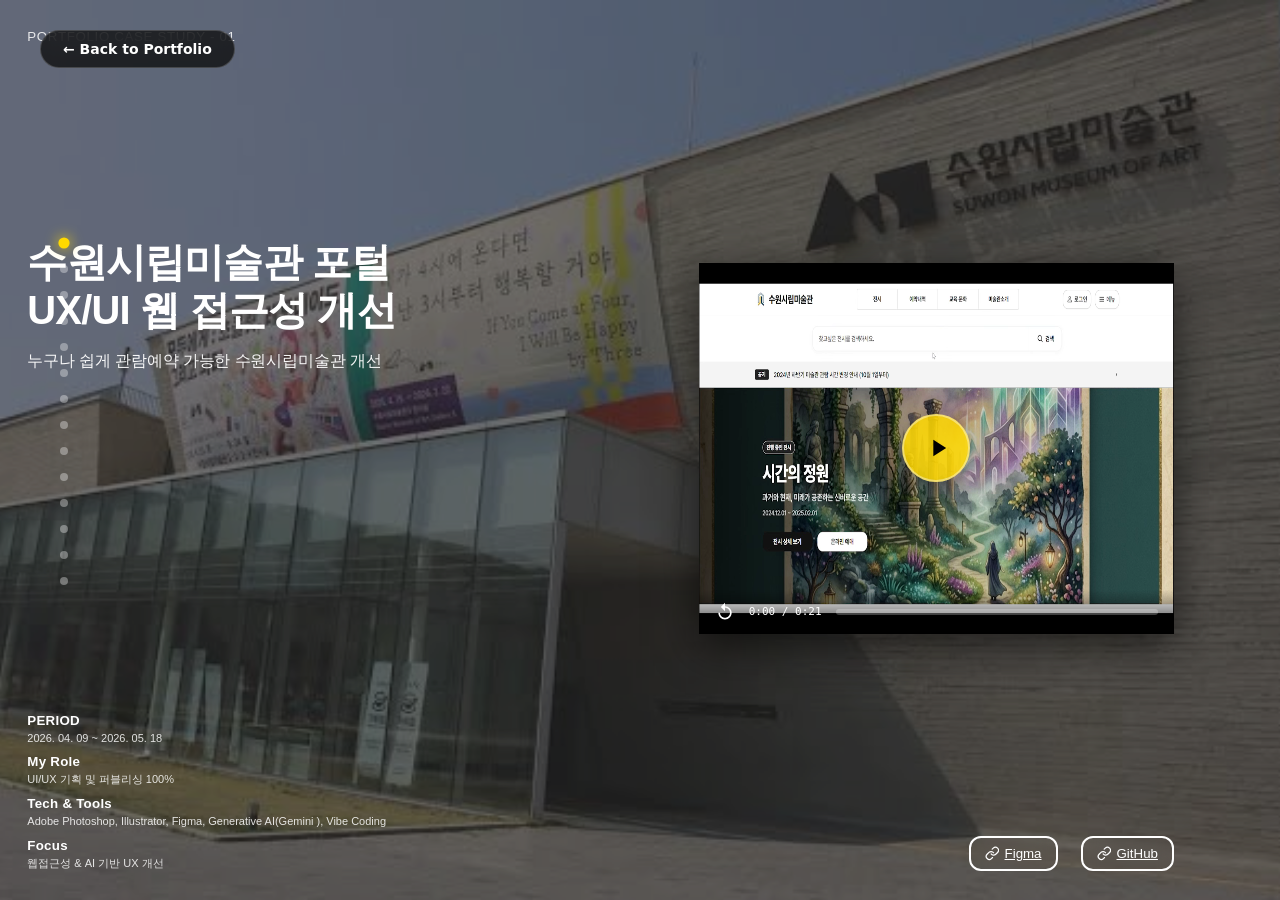
<file: html/case-01.html>
<!DOCTYPE html>
<html lang="ko">
<head>
    <meta charset="UTF-8">
    <meta name="viewport" content="width=device-width, initial-scale=1.0">
    <title>수원시립미술관 포털 UX/UI 개선 케이스스터디</title>
<base href="../">
    <link rel="stylesheet" href="./css/case-01.css">
</head>
<body>

<!-- Floating Home Button -->
<a href="index.html" class="back-to-home">← Back to Portfolio</a>

<!-- 좌측 세로 점 네비게이션 -->
<div class="vertical-nav">
    <div class="vertical-dots" id="slideDots"></div>
    <button class="go-to-start-btn hidden" onclick="goToSection(0)" aria-label="첫 화면으로 돌아가기">↑</button>
</div>

<!-- 슬라이드쇼 카드 -->
<div id="slideContainer">
    <!-- 슬라이드 트랙: translateX로 이동 -->
    <div id="slideTrack">
        <section class="case-section sec-0">
            <!-- 고화질 배경 이미지 및 피그마 필터/오버레이 레이어 -->
            <div class="sec0-bg-container">
                <img src="./assets/case-01/sec0_bg.jpg" alt="수원시립미술관 배경" class="sec0-bg-img">
                <div class="sec0-overlay"></div>
            </div>

            <!-- 메인 컨텐츠 영역 -->
            <div class="sec0-content-container">
                <!-- 카테고리 태그 -->
                <div class="sec0-category">PORTFOLIO CASE STUDY - 01</div>

                <!-- 메인 타이틀 & 서브 타이틀 -->
                <div class="sec0-title-group">
                    <h1 class="sec0-title">수원시립미술관 포털<br>UX/UI 웹 접근성 개선</h1>
                    <p class="sec0-subtitle">누구나 쉽게 관람예약 가능한 수원시립미술관 개선</p>
                </div>

                <!-- 메타 작업 정보 -->
                <div class="sec0-meta-container">
                    <div class="sec0-meta-item">
                        <span class="meta-label">PERIOD</span>
                        <span class="meta-value">2026. 04. 09 ~ 2026. 05. 18</span>
                    </div>
                    <div class="sec0-meta-item">
                        <span class="meta-label">My Role</span>
                        <span class="meta-value">UI/UX 기획 및 퍼블리싱 100%</span>
                    </div>
                    <div class="sec0-meta-item">
                        <span class="meta-label">Tech & Tools</span>
                        <span class="meta-value">Adobe Photoshop, Illustrator, Figma, Generative AI(Gemini ), Vibe Coding</span>
                    </div>
                    <div class="sec0-meta-item">
                        <span class="meta-label">Focus</span>
                        <span class="meta-value">웹접근성 & AI 기반 UX 개선</span>
                    </div>
                </div>
            </div>

            <!-- 우측 비디오 영역 -->
            <div class="sec0-video-wrapper">
                <video class="sec0-video" muted playsinline>
                    <source src="./assets/case-01/case-01_video.webm" type="video/webm">
                    <source src="./assets/case-01/case-01_video.mp4" type="video/mp4">
                    브라우저가 비디오 태그를 지원하지 않습니다.
                </video>
                <!-- 플레이 오버레이 버튼 -->
                <button class="sec0-play-btn" aria-label="영상 재생">
                    <svg viewBox="0 0 24 24" class="play-icon">
                        <path d="M8 5v14l11-7z" fill="currentColor"></path>
                    </svg>
                </button>
                <!-- 하단 컨트롤러 바 -->
                <div class="sec0-controls">
                    <!-- 처음으로 (되감기) 버튼 -->
                    <button class="sec0-ctrl-btn reset-btn" aria-label="처음으로">
                        <svg viewBox="0 0 24 24" class="ctrl-icon">
                            <path d="M12 5V1L7 6l5 5V7c3.31 0 6 2.69 6 6s-2.69 6-6 6-6-2.69-6-6H4c0 4.42 3.58 8 8 8s8-3.58 8-8-3.58-8-8-8z" fill="currentColor"></path>
                        </svg>
                    </button>
                    <!-- 재생 시간 표시 -->
                    <span class="sec0-time-display">0:00 / 0:00</span>
                    <!-- 재생 진행 상황 바 -->
                    <div class="sec0-progress-container">
                        <div class="sec0-progress-bar"></div>
                    </div>
                </div>
            </div>

            <!-- 우측 하단 외부 링크 버튼 (Figma / GitHub) -->
            <div class="sec0-btn-group">
                <a href="https://www.figma.com/design/PFPFUXIFQA4KyBoBdaaRuj/%EA%B3%B5%EA%B3%B5%EC%82%AC%EC%9D%B4%ED%8A%B8-%EA%B0%9C%EC%84%A0?node-id=551-80853&t=98ShHuq8BlPFfZcB-1" target="_blank" class="sec0-link-btn figma-btn" aria-label="Figma 디자인 보기">
                    <svg class="link-icon" viewBox="0 0 24 24" fill="none" stroke="currentColor" stroke-width="2" stroke-linecap="round" stroke-linejoin="round">
                        <path d="M10 13a5 5 0 0 0 7.54.54l3-3a5 5 0 0 0-7.07-7.07l-1.72 1.71"></path>
                        <path d="M14 11a5 5 0 0 0-7.54-.54l-3 3a5 5 0 0 0 7.07 7.07l1.71-1.71"></path>
                    </svg>
                    <span class="btn-text">Figma</span>
                </a>
                <a href="https://hyeonil1106.github.io/site/" target="_blank" class="sec0-link-btn github-btn" aria-label="GitHub 코드 보기">
                    <svg class="link-icon" viewBox="0 0 24 24" fill="none" stroke="currentColor" stroke-width="2" stroke-linecap="round" stroke-linejoin="round">
                        <path d="M10 13a5 5 0 0 0 7.54.54l3-3a5 5 0 0 0-7.07-7.07l-1.72 1.71"></path>
                        <path d="M14 11a5 5 0 0 0-7.54-.54l-3 3a5 5 0 0 0 7.07 7.07l1.71-1.71"></path>
                    </svg>
                    <span class="btn-text">GitHub</span>
                </a>
            </div>
        </section>
        <section class="case-section sec-1">
            <img src="./assets/case-01/sec_1.png" alt="프로젝트 배경" class="section-bg-image">
        </section>
        <section class="case-section sec-2">
            <img src="./assets/case-01/sec_2.png" alt="프로젝트 문제 정의" class="section-bg-image">
        </section>
        <section class="case-section sec-3">
            <img src="./assets/case-01/sec_3.png" alt="페르소나" class="section-bg-image">
        </section>
        <section class="case-section sec-4">
            <img src="./assets/case-01/sec_4.png" alt="핵심 가설" class="section-bg-image">
        </section>
        <section class="case-section sec-5">
            <img src="./assets/case-01/sec_5.png" alt="AS-IS / TO-BE" class="section-bg-image">
        </section>
        <section class="case-section sec-6">
            <img src="./assets/case-01/sec_6.png" alt="와이어프레임" class="section-bg-image">
        </section>
        <section class="case-section sec-7">
            <img src="./assets/case-01/sec_7.png" alt="디자인 시스템 1" class="section-bg-image">
        </section>
        <!-- tall-section: 가로 꽉 채우고 세로 스크롤 허용 -->
        <section class="case-section sec-8 tall-section">
            <img src="./assets/case-01/sec_8.png" alt="디자인 시스템 2" class="section-bg-image">
        </section>
        <section class="case-section sec-9 tall-section">
            <img src="./assets/case-01/sec_9.png" alt="메인 디자인" class="section-bg-image">
        </section>
        <section class="case-section sec-10">
            <img src="./assets/case-01/sec_10.png" alt="마크업 및 바이브코딩" class="section-bg-image">
        </section>
        <section class="case-section sec-11">
            <img src="./assets/case-01/sec_11.png" alt="목업" class="section-bg-image">
        </section>
        <section class="case-section sec-12">
            <img src="./assets/case-01/sec_12.png" alt="성과 회고" class="section-bg-image">
        </section>
        <!-- 마지막 섹션: 첫 화면으로 돌아가기 버튼 배치 -->
        <section class="case-section sec-13">
            <!-- 웹 텍스트 타이틀 오버레이 -->
            <h2 class="sec13-title">“페이지 이동없이 빠르게 관람 예약까지“</h2>
            <!-- 로딩 영상 추가 -->
            <div class="sec13-video-wrapper">
                <video class="sec13-video" poster="./assets/case-01/case-01_loading_poster.png" muted playsinline>
                    <source src="./assets/case-01/case-01_loading.webm" type="video/webm">
                    <source src="./assets/case-01/case-01_loading.mp4" type="video/mp4">
                    브라우저가 비디오 태그를 지원하지 않습니다.
                </video>
                <!-- 플레이 오버레이 버튼 -->
                <button class="sec13-play-btn" aria-label="영상 재생">
                    <svg viewBox="0 0 24 24" class="play-icon">
                        <path d="M8 5v14l11-7z" fill="currentColor"></path>
                    </svg>
                </button>
                <!-- 하단 컨트롤러 바 -->
                <div class="sec13-controls">
                    <!-- 처음으로 (되감기) 버튼 -->
                    <button class="sec13-ctrl-btn reset-btn" aria-label="처음으로">
                        <svg viewBox="0 0 24 24" class="ctrl-icon">
                            <path d="M12 5V1L7 6l5 5V7c3.31 0 6 2.69 6 6s-2.69 6-6 6-6-2.69-6-6H4c0 4.42 3.58 8 8 8s8-3.58 8-8-3.58-8-8-8z" fill="currentColor"></path>
                        </svg>
                    </button>
                    <!-- 재생 시간 표시 -->
                    <span class="sec13-time-display">0:00 / 0:00</span>
                    <!-- 재생 진행 상황 바 -->
                    <div class="sec13-progress-container">
                        <div class="sec13-progress-bar"></div>
                    </div>
                </div>
            </div>
        </section>
    </div>
</div>

<script>
    const container    = document.getElementById('slideContainer');
    const track        = document.getElementById('slideTrack');
    const sections     = Array.from(document.querySelectorAll('.case-section'));
    const TOTAL        = sections.length;
    const dotsWrapper  = document.getElementById('slideDots');
    const backToHome   = document.querySelector('.back-to-home');

    // 각 섹션에 어울리는 백그라운드 색상 배열 (피그마 원본 프레임 배경과 100% 일치)
    const bgColors = [
        '#000000', // sec 0 (블랙)
        '#000000', // sec 1 (블랙)
        '#222222', // sec 2 (차콜)
        '#000000', // sec 3 (블랙)
        '#222222', // sec 4 (차콜)
        '#000000', // sec 5 (블랙)
        '#222222', // sec 6 (차콜)
        '#000000', // sec 7 (블랙)
        '#222222', // sec 8 (차콜)
        '#000000', // sec 9 (블랙)
        '#222222', // sec 10 (차콜)
        '#000000', // sec 11 (블랙)
        '#222222', // sec 12 (차콜)
        '#000000'  // sec 13 (블랙)
    ];

    let currentIndex    = 0;
    let isTransitioning = false;

    /* ── translateX 기반 슬라이드 초기 설정 ── */
    function initTrack() {
        track.style.width = (TOTAL * 100) + '%';
        sections.forEach(s => {
            s.style.width  = (100 / TOTAL) + '%';
            s.style.height = '100%';
        });
    }

    function slideTo(index) {
        const offset = -(index * (100 / TOTAL));
        track.style.transform = `translateX(${offset}%)`;
    }

    /* ── 세로 도트 생성 ── */
    sections.forEach((_, i) => {
        const dot = document.createElement('button');
        dot.className = 'slide-dot' + (i === 0 ? ' active' : '');
        dot.setAttribute('aria-label', `섹션 ${i + 1}로 이동`);
        dot.addEventListener('click', () => goToSection(i));
        dotsWrapper.appendChild(dot);
    });
    const dots = () => dotsWrapper.querySelectorAll('.slide-dot');

    /* ── 진행 UI 업데이트 (홈 버튼 및 배경색 제어 포함) ── */
    function updateUI(index) {
        // 1. 도트 활성화 상태 토글
        dots().forEach((d, i) => d.classList.toggle('active', i === index));

        // 2. 첫 번째 섹션에만 홈 버튼 표시 (투명도 토글) 및 세로 점 밑의 처음으로 가기 버튼 토글
        const startBtn = document.querySelector('.go-to-start-btn');
        if (index === 0) {
            backToHome.classList.remove('hidden');
            if (startBtn) startBtn.classList.add('hidden');
        } else {
            backToHome.classList.add('hidden');
            if (startBtn) startBtn.classList.remove('hidden');
        }

        // 3. 바디 백그라운드 색상 변경 (페이드 전환)
        document.body.style.backgroundColor = bgColors[index];
    }

    /* ── 섹션 이동 ── */
    function goToSection(index) {
        if (isTransitioning || index === currentIndex) return;
        if (index < 0 || index >= TOTAL) return;
        isTransitioning = true;

        const target = sections[index];
        // tall-section: 앞으로 가면 맨 위, 뒤로 가면 맨 아래
        if (target.classList.contains('tall-section')) {
            target.scrollTop = index > currentIndex ? 0 : target.scrollHeight;
        }

        slideTo(index);
        currentIndex = index;
        updateUI(index);

        setTimeout(() => { isTransitioning = false; }, 600);
    }

    /* ── 휠 이벤트 ── */
    window.addEventListener('wheel', e => {
        const active = sections[currentIndex];
        const isTall = active.classList.contains('tall-section');

        if (e.deltaY > 0) {
            if (isTall) {
                const atBottom = Math.ceil(active.scrollTop + active.clientHeight) >= active.scrollHeight - 2;
                if (!atBottom) return;
            }
            e.preventDefault();
            if (!isTransitioning && currentIndex < TOTAL - 1) goToSection(currentIndex + 1);

        } else if (e.deltaY < 0) {
            if (isTall && active.scrollTop > 2) return;
            e.preventDefault();
            if (!isTransitioning && currentIndex > 0) goToSection(currentIndex - 1);
        }
    }, { passive: false });

    /* ── 키보드 ── */
    window.addEventListener('keydown', e => {
        const active = sections[currentIndex];
        const isTall = active.classList.contains('tall-section');

        if (e.key === 'ArrowRight' || e.key === 'PageDown' || e.key === ' ') {
            e.preventDefault();
            if (isTall) {
                const atBottom = Math.ceil(active.scrollTop + active.clientHeight) >= active.scrollHeight - 2;
                if (!atBottom) { active.scrollTop += 200; return; }
            }
            if (!isTransitioning && currentIndex < TOTAL - 1) goToSection(currentIndex + 1);

        } else if (e.key === 'ArrowLeft' || e.key === 'PageUp') {
            e.preventDefault();
            if (isTall && active.scrollTop > 2) { active.scrollTop -= 200; return; }
            if (!isTransitioning && currentIndex > 0) goToSection(currentIndex - 1);

        } else if (e.key === 'Home') { e.preventDefault(); goToSection(0); }
          else if (e.key === 'End')  { e.preventDefault(); goToSection(TOTAL - 1); }
    });

    /* ── 리사이즈 ── */
    window.addEventListener('resize', () => {
        slideTo(currentIndex);
    });

    /* ── 초기화 ── */
    window.addEventListener('load', () => {
        initTrack();
        slideTo(0);
        updateUI(0);
    });

    // sec-0 비디오 플레이/일시정지 토글 및 컨트롤러 제어
    const videoWrapper = document.querySelector('.sec0-video-wrapper');
    if (videoWrapper) {
        const video = videoWrapper.querySelector('.sec0-video');
        const playBtn = videoWrapper.querySelector('.sec0-play-btn');
        const timeDisplay = videoWrapper.querySelector('.sec0-time-display');
        const progressContainer = videoWrapper.querySelector('.sec0-progress-container');
        const progressBar = videoWrapper.querySelector('.sec0-progress-bar');
        const resetBtn = videoWrapper.querySelector('.reset-btn');

        function formatTime(secs) {
            if (isNaN(secs) || !isFinite(secs)) return "0:00";
            const m = Math.floor(secs / 60);
            const s = Math.floor(secs % 60);
            return `${m}:${s < 10 ? '0' : ''}${s}`;
        }

        function togglePlay() {
            if (video.paused) {
                video.play();
                videoWrapper.classList.add('playing');
            } else {
                video.pause();
                videoWrapper.classList.remove('playing');
            }
        }

        playBtn.addEventListener('click', (e) => {
            e.stopPropagation();
            togglePlay();
        });

        video.addEventListener('click', () => {
            togglePlay();
        });
        
        video.addEventListener('ended', () => {
            video.currentTime = 0;
            video.pause();
            videoWrapper.classList.remove('playing');
        });

        // 진행바 & 시간 업데이트
        video.addEventListener('loadedmetadata', () => {
            timeDisplay.textContent = `0:00 / ${formatTime(video.duration)}`;
        });

        video.addEventListener('timeupdate', () => {
            const cur = video.currentTime;
            const dur = video.duration || 0;
            timeDisplay.textContent = `${formatTime(cur)} / ${formatTime(dur)}`;
            const pct = dur > 0 ? (cur / dur) * 100 : 0;
            progressBar.style.width = `${pct}%`;
        });

        // 되감기 (처음으로)
        resetBtn.addEventListener('click', (e) => {
            e.stopPropagation();
            video.currentTime = 0;
            if (video.paused) {
                video.play();
                videoWrapper.classList.add('playing');
            }
        });

        // 진행 바 클릭 이동
        progressContainer.addEventListener('click', (e) => {
            e.stopPropagation();
            const rect = progressContainer.getBoundingClientRect();
            const pct = Math.max(0, Math.min(1, (e.clientX - rect.left) / rect.width));
            video.currentTime = pct * (video.duration || 0);
        });
    }

    // sec-13 비디오 플레이/일시정지 토글 및 컨트롤러 제어
    const videoWrapper13 = document.querySelector('.sec13-video-wrapper');
    if (videoWrapper13) {
        const video13 = videoWrapper13.querySelector('.sec13-video');
        const playBtn13 = videoWrapper13.querySelector('.sec13-play-btn');
        const timeDisplay13 = videoWrapper13.querySelector('.sec13-time-display');
        const progressContainer13 = videoWrapper13.querySelector('.sec13-progress-container');
        const progressBar13 = videoWrapper13.querySelector('.sec13-progress-bar');
        const resetBtn13 = videoWrapper13.querySelector('.reset-btn');

        function formatTime(secs) {
            if (isNaN(secs) || !isFinite(secs)) return "0:00";
            const m = Math.floor(secs / 60);
            const s = Math.floor(secs % 60);
            return `${m}:${s < 10 ? '0' : ''}${s}`;
        }

        function togglePlay13() {
            if (video13.paused) {
                video13.play();
                videoWrapper13.classList.add('playing');
            } else {
                video13.pause();
                videoWrapper13.classList.remove('playing');
            }
        }

        playBtn13.addEventListener('click', (e) => {
            e.stopPropagation();
            togglePlay13();
        });

        video13.addEventListener('click', () => {
            togglePlay13();
        });
        
        video13.addEventListener('ended', () => {
            video13.currentTime = 0;
            video13.pause();
            videoWrapper13.classList.remove('playing');
        });

        // 진행바 & 시간 업데이트
        video13.addEventListener('loadedmetadata', () => {
            timeDisplay13.textContent = `0:00 / ${formatTime(video13.duration)}`;
        });

        video13.addEventListener('timeupdate', () => {
            const cur = video13.currentTime;
            const dur = video13.duration || 0;
            timeDisplay13.textContent = `${formatTime(cur)} / ${formatTime(dur)}`;
            const pct = dur > 0 ? (cur / dur) * 100 : 0;
            progressBar13.style.width = `${pct}%`;
        });

        // 되감기 (처음으로)
        resetBtn13.addEventListener('click', (e) => {
            e.stopPropagation();
            video13.currentTime = 0;
            if (video13.paused) {
                video13.play();
                videoWrapper13.classList.add('playing');
            }
        });

        // 진행 바 클릭 이동
        progressContainer13.addEventListener('click', (e) => {
            e.stopPropagation();
            const rect = progressContainer13.getBoundingClientRect();
            const pct = Math.max(0, Math.min(1, (e.clientX - rect.left) / rect.width));
            video13.currentTime = pct * (video13.duration || 0);
        });
    }
</script>
</body>
</html>
</file>
